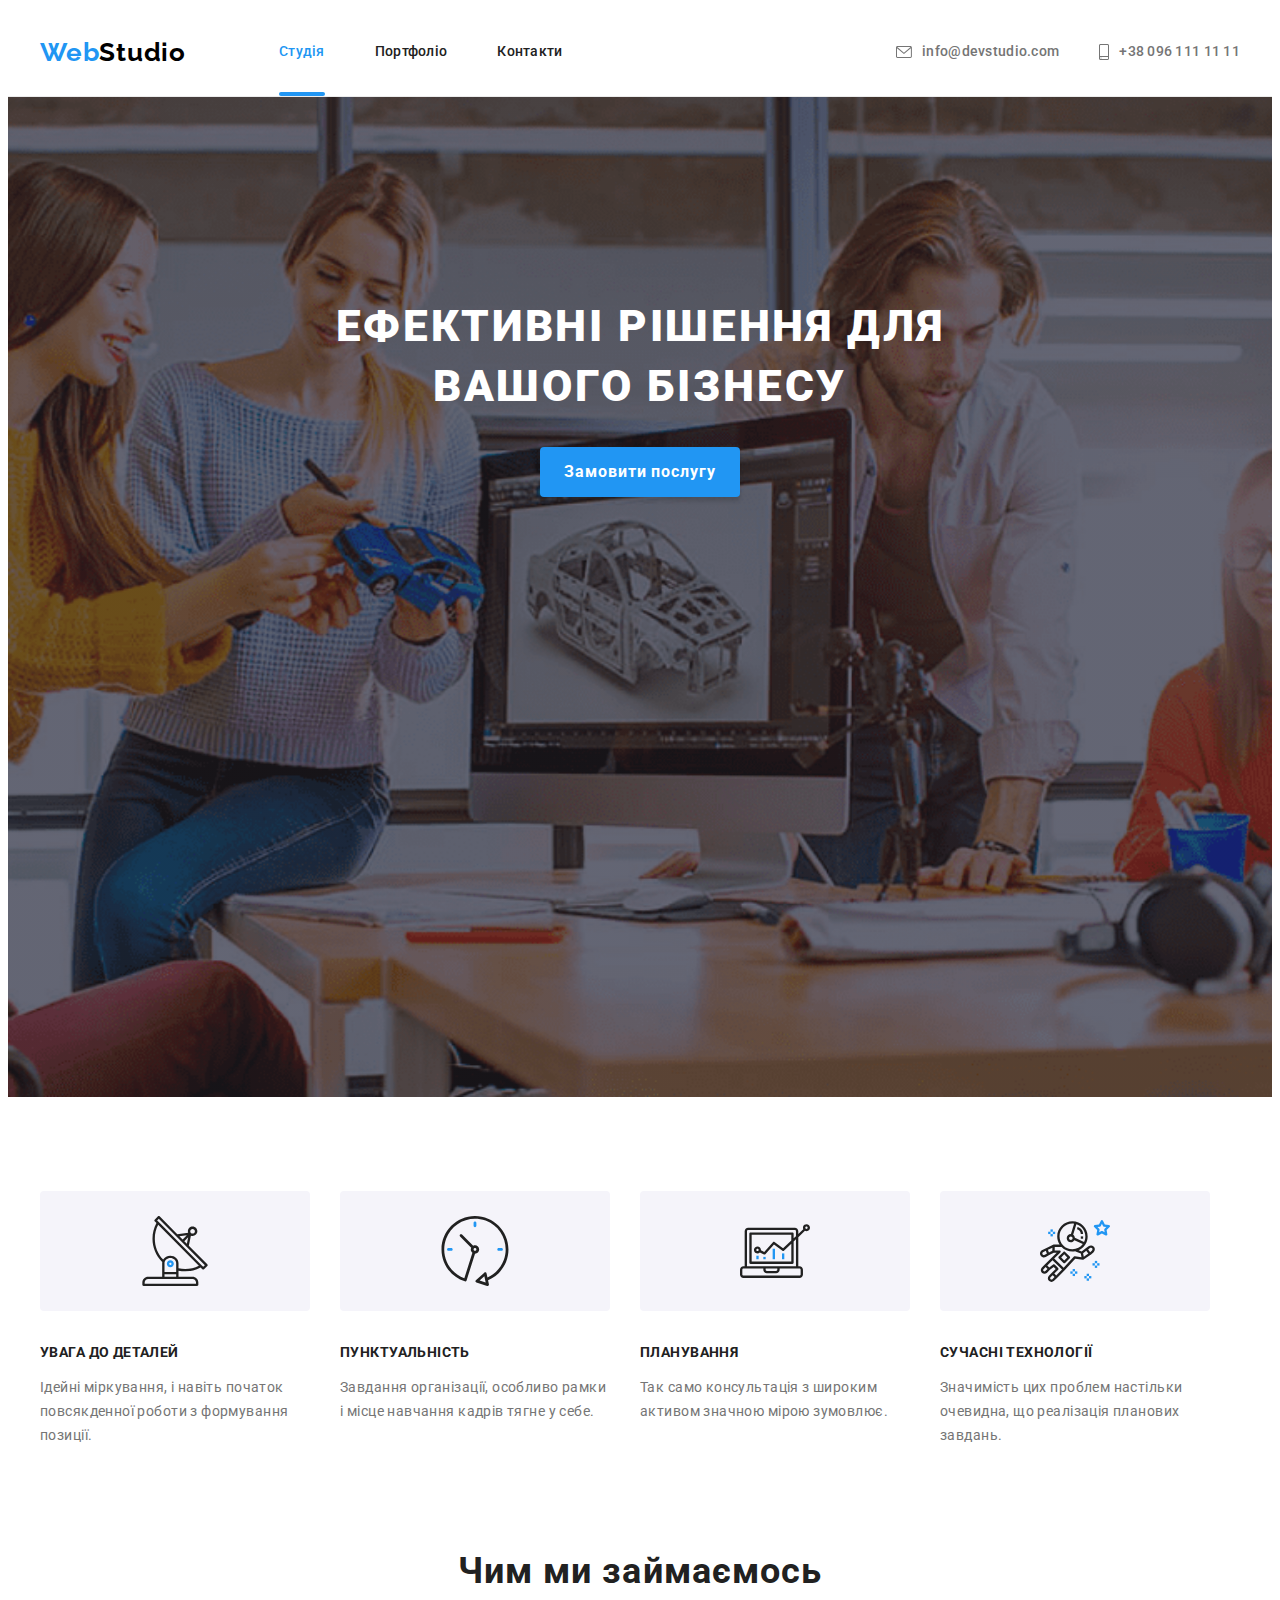
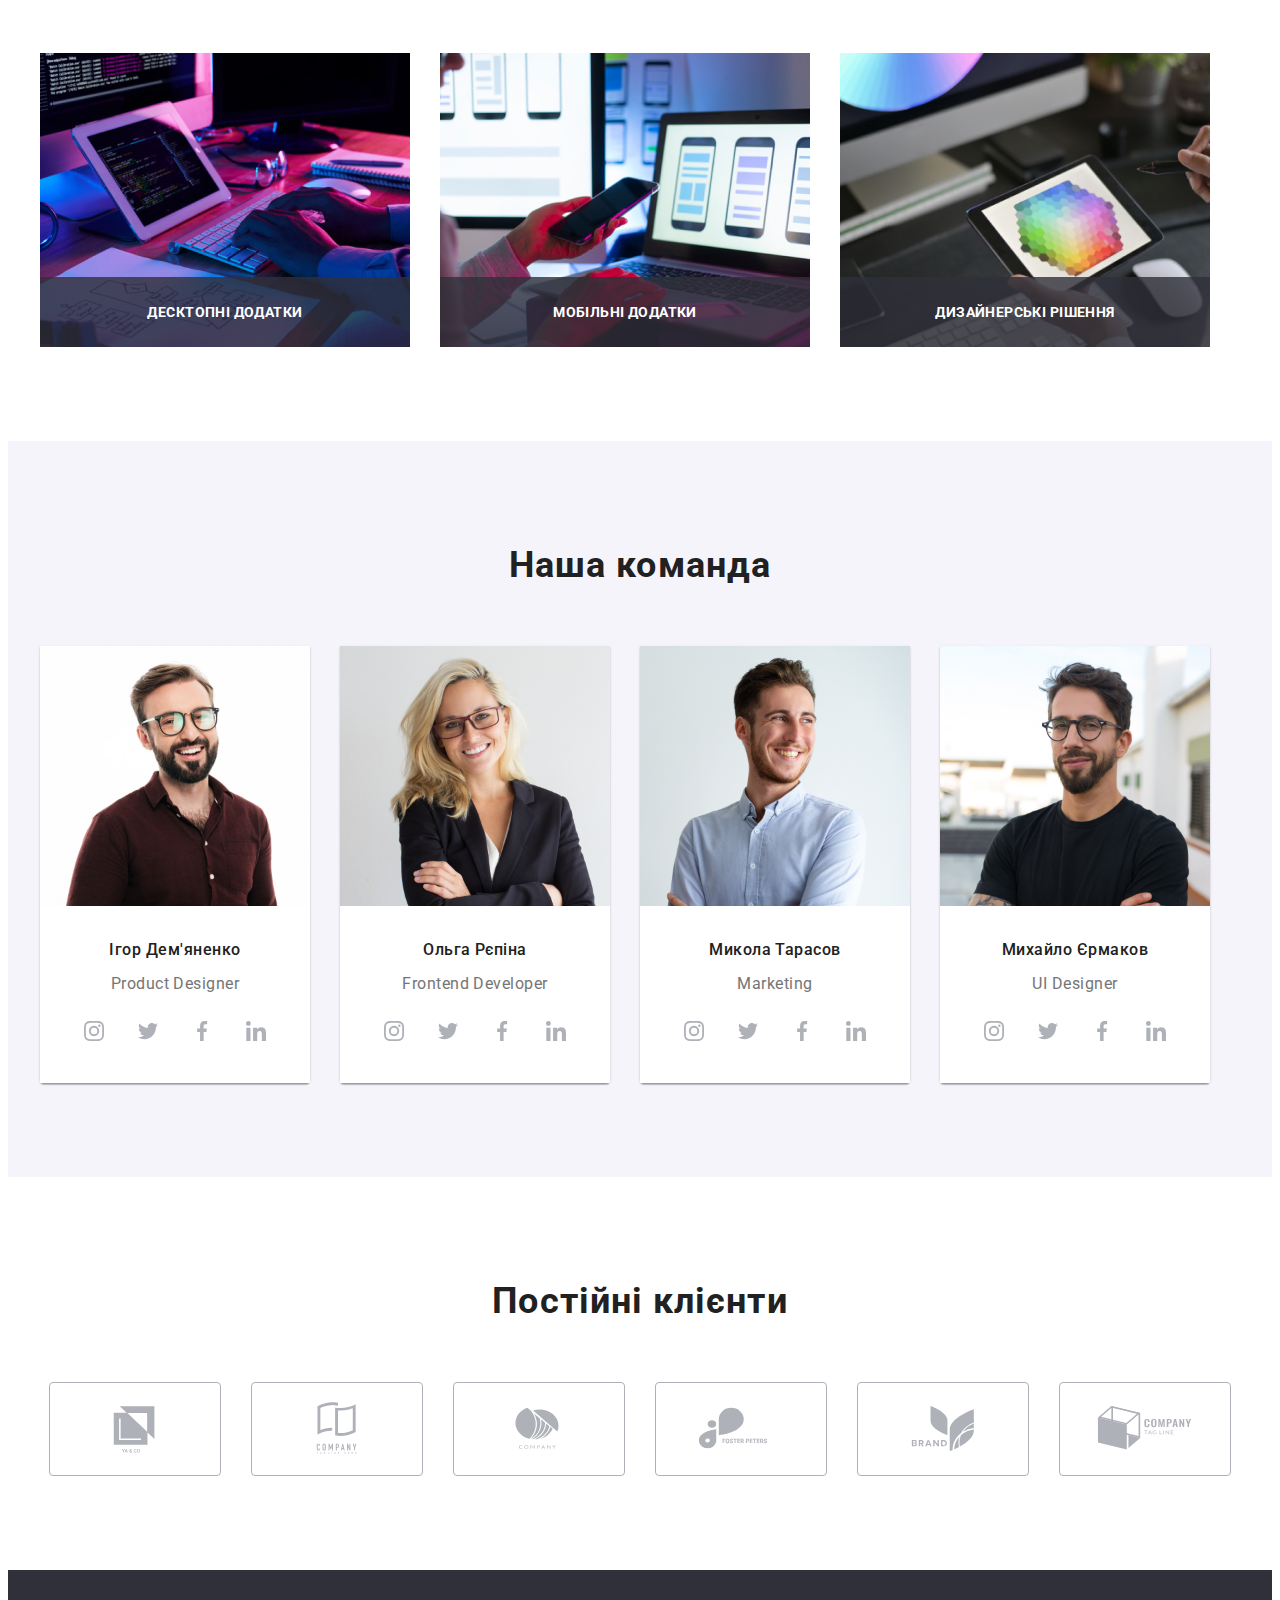
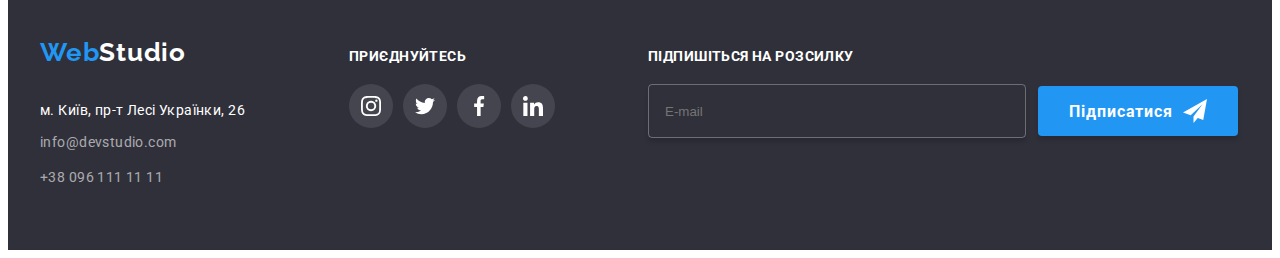
<file: index.html>
<!DOCTYPE html>
<html lang="uk">
  <head>
    <meta charset="UTF-8" />
    <meta name="viewport" content="width=device-width, initial-scale=1.0" />
    <title>Document</title>
    <!-- Project fonts -->
    <link rel="preconnect" href="https://fonts.googleapis.com">
<link rel="preconnect" href="https://fonts.gstatic.com" crossorigin>
<link href="https://fonts.googleapis.com/css2?family=Raleway:wght@700&family=Roboto:wght@400;500;700;900&display=swap" rel="stylesheet">
    <!-- normalize -->
    <link
      rel="stylesheet"
      href="https://cdnjs.cloudflare.com/ajax/libs/modern-normalize/2.0.0/modern-normalize.min.css"
      integrity="sha512-4xo8blKMVCiXpTaLzQSLSw3KFOVPWhm/TRtuPVc4WG6kUgjH6J03IBuG7JZPkcWMxJ5huwaBpOpnwYElP/m6wg=="
      crossorigin="anonymous"
      referrerpolicy="no-referrer"
    />


<!-- Custom styles -->
<link rel="stylesheet" href="./css/styles.css">
  <body>
    
     <!-- Шапка сайту  -->
    
      <header class="header">
<div class="container header-container">
        <nav class="navigation">
        <a class="link logo" href="index.html">Web<span class="logo-text-black">Studio</span></a>
        <ul class="list header-list">
          <li class="item navigation-item">
            <a class="link navigation-link active-link" href="./index.html">Студія</a>
          </li>
          <li class="item navigation-item">
            <a class="link navigation-link" href="./portfolio.html">Портфоліо</a>
          </li>
          <li class="item navigation-item">
            <a class="link navigation-link" href="#">Контакти</a>
          </li>
        </ul>
      </nav>

      <ul class="list contact-list">
        <li class="item contact-item">
          <a class="link contact-link"
          href="mailto:info@devstudio.com">
          
          <svg class="icon-header" width="16" height="12"> 
                        
            <use href="./images/sprite.svg#icon-envelope">
              
            </use>
          </svg>
          
          info@devstudio.com</a>
        </li>
        <li class="item contact-item">
          <a class="link contact-link" href="tel:+380961111111">
            <svg class="icon-header" width="10" height="16"> 
                        
              <use href="./images/sprite.svg#icon-smartphone">
                
              </use>
            </svg>

            +38 096 111 11 11</a>
        </li>
      </ul>
</div>
    </header>

    <main>
     <!-- Секція герой -->
     
      <section class="hero">
<div class="container hero-container">

          <h1 class="hero-title">Ефективні рішення для вашого бізнесу</h1>
        <button class="hero-btn btn" data-modal-open type="button" >Замовити послугу</button>
</div>
<div class="backdrop is-hidden" data-modal>
  <div class="modal-wrapper">
<button class="modal-btn" data-modal-close>
  <svg class="modal-icon" width="18" height="18">
    <use href="./images/sprite.svg#icon-close2" ></use>
  </svg>
</button>
  <p class="form-title">Залиште свої дані, ми вам передзвонимо</p>
  <form class="modal-wrapper-form">
<label class="modal-wrapper-group">
  <span class="modal-wrapper-label">Ім'я</span>
  <input class="form-user" type="text" name="user-name">
  <svg  class="modal-wrapper-icon" width="18" height="18">
    <use href="images/sprite.svg#icon-user"></use>
  </svg>
</label>

<label class="modal-wrapper-group">
  <span class="modal-wrapper-label">Телефон</span>
  <input class="form-user" type="tel" name="user-phone">
  <svg  class="modal-wrapper-icon" width="18" height="18">
    <use href="images/sprite.svg#icon-phone"></use>
  </svg>
</label>

<label class="modal-wrapper-group">
  <span class="modal-wrapper-label">Пошта</span>
  <input class="form-user" type="email" name="user-mail">
  <svg  class="modal-wrapper-icon" width="18" height="18">
    <use href="images/sprite.svg#icon-mail"></use>
  </svg>
</label>

<label class="modal-message-group">
  <span class="modal-wrapper-label">Коментар</span>
  <textarea class="user-message" name="user-message"  rows="10" placeholder="Введіть текст"></textarea>
</label>

<label class="modal-policy-group">
  <input class="checkbox visually-hidden" type="checkbox" name="checkbox" >
  <span class="custom-checkbox"> 
    <svg class="custom-checkbox-icon"  width="16px" height="15px">
      <use href="images/sprite.svg#icon-checkbox2"></use>
    </svg>
  </span>
  <span class="modal-policy-desc">Погоджуюся з розсилкою та приймаю  <a class="modal-policy-link" href="#">Умови договору</a></span>
</label>

<button class="btn modal-wrapper-btn" type="submit" >Відправити</button>
  </form>
  </div>
</div>


      </section>
     <!-- секція про нас -->
      <section class="about ">
<div class="container about-container">

        <ul class="about-list list">
          <li class="item about-item">
             
            <div class="about-icon">
              <svg class="about-logo" width="70" height="70"> 
                        
                <use href="./images/sprite.svg#icon-antenna">
                  
                </use>
              </svg>
            </div>

            <h3 class="about-title">УВАГА ДО ДЕТАЛЕЙ</h3>
            <p class="about-text">
              Ідейні міркування, і навіть початок повсякденної роботи з
              формування позиції.
            </p>
          </li>
          <li class="item about-item">

            <div class="about-icon">
              <svg class="about-logo" width="70" height="70"> 
                        
                <use href="./images/sprite.svg#icon-clock">
                  
                </use>
              </svg>
            </div>

            <h3 class="about-title">ПУНКТУАЛЬНІСТЬ</h3>
            <p class="about-text">
              Завдання організації, особливо рамки і місце навчання кадрів тягне
              у себе.
            </p>
          </li>
          <li class="item about-item">

            <div class="about-icon">
              <svg class="about-logo" width="70" height="70"> 
                        
                <use href="./images/sprite.svg#icon-diagram">
                  
                </use>
              </svg>
            </div>

            <h3 class="about-title">ПЛАНУВАННЯ</h3>
            <p class="about-text">
              Так само консультація з широким активом значною мірою зумовлює.
            </p>
          </li>
          <li class="item about-item">

            <div class="about-icon">
              <svg class="about-logo" width="70" height="70"> 
                        
                <use href="./images/sprite.svg#icon-astronaut">
                  
                </use>
              </svg>
            </div>

            <h3 class="about-title">СУЧАСНІ ТЕХНОЛОГІЇ</h3>
            <p class="about-text">
              Значимість цих проблем настільки очевидна, що реалізація планових
              завдань.
            </p>
          </li>
        </ul>
</div>
      </section>
      <!-- Секція Features -->
      
      <section class="features">
<div class="container features-container">

          <h2 class="features-title">Чим ми займаємось</h2>
        <ul class="features-list list">
          <li class="item features-item">
            <img class="features-img"
              src="./images/about-img/box1.jpg"
              alt="Робота з ноутбуком"
              width="370"
              height="294"
            />
            <p class="features-text" >
              Десктопні додатки
            </p>
          </li>
          <li class="item features-item">
            <img
              src="./images/about-img/box2.jpg"
              alt="робота з телефоном"
              width="370"
              height="294"
            />
            <p class="features-text" >
              Мобільні додатки
            </p>
          </li>
          <li class="item features-item">
            <img
              src="./images/about-img/box3.png"
              alt="робота з планшетом"
              width="370"
              height="294"
            />
            <p class="features-text" >
              Дизайнерські рішення
            </p>
          </li>
        </ul>
</div>
      </section>
      
      <!-- Секція команда -->
      <section class="team">
<div class="container team-container">
        <h2 class="team-title">Наша команда</h2>
        <ul class="member-list list">
          <li class="member-item">
            <img
              class="member-img"
              src="./images/team-img/member1.jpg"
              alt="Product Designer"
              width="270"
              height="260"
            />
            <div class="member-about">
              <h3 class="member-title">Ігор Дем'яненко</h3>
            <p class="member-position">Product Designer</p>
             
            <ul class="socials">
              <li class="social-item">
                <a
                  class="social-link"
                  href="#"
                  target="_blank"
                  rel="noopener noreferrer"
                  aria-label="instagram"
                  >
                  <svg class="social-icon" width="20" height="20"> 
                    
                    <use href="./images/sprite.svg#icon-instagram">
                      
                    </use>
                  </svg>
                  </a
                >
              </li>
              <li class="social-item">
                <a
                  class="social-link link"
                  href=""
                  target="_blank"
                  rel="noopener noreferrer"
                  aria-label="twitter"
                  >
                  <svg class="social-icon" width="20" height="20"> 
                    
                    <use href="./images/sprite.svg#icon-twitter">
                      
                    </use>
                  </svg>
                  </a
                >
              </li>
              <li class="social-item">
                <a
                  class="social-link"
                  href=""
                  target="_blank"
                  rel="noopener noreferrer"
                  aria-label="facebook"
                  >
                  <svg class="social-icon" width="20" height="20"> 
                    
                    <use href="./images/sprite.svg#icon-facebook">
                      
                    </use>
                  </svg>
                  </a
                >
              </li>
              <li class="social-item">
                <a
                  class="social-link"
                  href=""
                  target="_blank"
                  rel="noopener noreferrer"
                  aria-label=""
                  >
                  <svg class="social-icon" width="20" height="20"> 
                    
                    <use href="./images/sprite.svg#icon-linkedin">
                      
                    </use>
                  </svg>
                  </a
                >
              </li>
            </ul>

            </div>


          </li>
          <li class="member-item">
            <img
              class="member-img"
              src="./images/team-img/member4.jpg"
              alt="Ольга Рєпіна"
              width="270"
              height="260"
            />
          <div class="member-about">
            <h3 class="member-title">Ольга Рєпіна</h3>
            <p class="member-position">Frontend Developer</p>

            <ul class="socials">
              <li class="social-item">
                <a
                  class="social-link"
                  href="#"
                  target="_blank"
                  rel="noopener noreferrer"
                  aria-label="instagram"
                  >
                  <svg class="social-icon" width="20" height="20"> 
                    
                    <use href="./images/sprite.svg#icon-instagram">
                      
                    </use>
                  </svg>
                  </a
                >
              </li>
              <li class="social-item">
                <a
                  class="social-link link"
                  href=""
                  target="_blank"
                  rel="noopener noreferrer"
                  aria-label="twitter"
                  >
                  <svg class="social-icon" width="20" height="20"> 
                    
                    <use href="./images/sprite.svg#icon-twitter">
                      
                    </use>
                  </svg>
                  </a
                >
              </li>
              <li class="social-item">
                <a
                  class="social-link"
                  href=""
                  target="_blank"
                  rel="noopener noreferrer"
                  aria-label="facebook"
                  >
                  <svg class="social-icon" width="20" height="20"> 
                    
                    <use href="./images/sprite.svg#icon-facebook">
                      
                    </use>
                  </svg>
                  </a
                >
              </li>
              <li class="social-item">
                <a
                  class="social-link"
                  href=""
                  target="_blank"
                  rel="noopener noreferrer"
                  aria-label=""
                  >
                  <svg class="social-icon" width="20" height="20"> 
                    
                    <use href="./images/sprite.svg#icon-linkedin">
                      
                    </use>
                  </svg>
                  </a
                >
              </li>
            </ul>

          </div>
          </li>
          <li class="member-item">
            <img
              class="member-img"
              src="./images/team-img/member3.jpg"
              alt="Микола Тарасов"
              width="270"
              height="260"
            />
           <div class="member-about">
            <h3 class="member-title">Микола Тарасов</h3>
            <p class="member-position">Marketing</p>

            <ul class="socials">
              <li class="social-item">
                <a
                  class="social-link"
                  href="#"
                  target="_blank"
                  rel="noopener noreferrer"
                  aria-label="instagram"
                  >
                  <svg class="social-icon" width="20" height="20"> 
                    
                    <use href="./images/sprite.svg#icon-instagram">
                      
                    </use>
                  </svg>
                  </a
                >
              </li>
              <li class="social-item">
                <a
                  class="social-link link"
                  href=""
                  target="_blank"
                  rel="noopener noreferrer"
                  aria-label="twitter"
                  >
                  <svg class="social-icon" width="20" height="20"> 
                    
                    <use href="./images/sprite.svg#icon-twitter">
                      
                    </use>
                  </svg>
                  </a
                >
              </li>
              <li class="social-item">
                <a
                  class="social-link"
                  href=""
                  target="_blank"
                  rel="noopener noreferrer"
                  aria-label="facebook"
                  >
                  <svg class="social-icon" width="20" height="20"> 
                    
                    <use href="./images/sprite.svg#icon-facebook">
                      
                    </use>
                  </svg>
                  </a
                >
              </li>
              <li class="social-item">
                <a
                  class="social-link"
                  href=""
                  target="_blank"
                  rel="noopener noreferrer"
                  aria-label=""
                  >
                  <svg class="social-icon" width="20" height="20"> 
                    
                    <use href="./images/sprite.svg#icon-linkedin">
                      
                    </use>
                  </svg>
                  </a
                >
              </li>
            </ul>

           </div>
          </li>
          <li class="member-item">
            <img
              class="member-img"
              src="./images/team-img/member2.jpg"
              alt="Михайло Єрмаков"
              width="270"
              height="260"
            />
         <div class="member-about">
          <h3 class="member-title">Михайло Єрмаков</h3>
          <p class="member-position">UI Designer</p>

          <ul class="socials">
            <li class="social-item">
              <a
                class="social-link"
                href="#"
                target="_blank"
                rel="noopener noreferrer"
                aria-label="instagram"
                >
                <svg class="social-icon" width="20" height="20"> 
                  
                  <use href="./images/sprite.svg#icon-instagram">
                    
                  </use>
                </svg>
                </a
              >
            </li>
            <li class="social-item">
              <a
                class="social-link link"
                href=""
                target="_blank"
                rel="noopener noreferrer"
                aria-label="twitter"
                >
                <svg class="social-icon" width="20" height="20"> 
                  
                  <use href="./images/sprite.svg#icon-twitter">
                    
                  </use>
                </svg>
                </a
              >
            </li>
            <li class="social-item">
              <a
                class="social-link"
                href=""
                target="_blank"
                rel="noopener noreferrer"
                aria-label="facebook"
                >
                <svg class="social-icon" width="20" height="20"> 
                  
                  <use href="./images/sprite.svg#icon-facebook">
                    
                  </use>
                </svg>
                </a
              >
            </li>
            <li class="social-item">
              <a
                class="social-link"
                href=""
                target="_blank"
                rel="noopener noreferrer"
                aria-label=""
                >
                <svg class="social-icon" width="20" height="20"> 
                  
                  <use href="./images/sprite.svg#icon-linkedin">
                    
                  </use>
                </svg>
                </a
              >
            </li>
          </ul>

         </div>
          </li>
        </ul>

</div>
 </section>

 <section class="clients-section section">
  <div class="client-container container">
    <h2 class="client-title">Постійні клієнти</h2>
    <ul class="list client-list">
      <li class="item client-item">
     <a class="client-link link" href="#">
      <svg class="client-logo"  width="106" height="60">
        <use href="./images/sprite.svg#icon-logo1" > 
  
        </use>
      </svg>
  
     </a>
  
      </li>
  
      <li class="item client-item">
        <a class="client-link" href="#">
         <svg class="client-logo"  width="106" height="60">
           <use href="./images/sprite.svg#icon-logo2" > 
             
           </use>
         </svg>
     
        </a>
     
         </li>
  
         <li class="item client-item">
          <a class="client-link" href="#">
           <svg class="client-logo"  width="106" height="60">
             <use href="./images/sprite.svg#icon-logo3" > 
               
             </use>
           </svg>
       
          </a>
       
           </li>
  
           <li class="item client-item">
            <a class="client-link" href="#">
             <svg class="client-logo"  width="106" height="60">
               <use href="./images/sprite.svg#icon-logo4" > 
                 
               </use>
             </svg> 
            </a>   
             </li>
             <li class="item client-item">
              <a class="client-link" href="#">
               <svg  class="client-logo" width="106" height="60">
                 <use href="./images/sprite.svg#icon-logo5" >
                 </use>
               </svg>
              </a>
               </li>
  
               <li class="item client-item">
                <a class="client-link" href="#">
                 <svg class="client-logo"  width="106" height="60">
                   <use href="./images/sprite.svg#icon-logo6" > 
                     
                   </use>
                 </svg>
             
                </a>
             
                 </li>
    </ul>
  </div>
 </section>
    </main>
    <!-- підвал сайту -->
    <footer class="footer">
    <div class="container footer-container">
      <div class="footer-content">
        <a class="link logo footer-logo" href="index.html">Web<span class="logo-text-white">Studio</span></a>
        <address class="address">
          <p class="main-address">м. Київ, пр-т Лесі Українки, 26</p>
          <ul class="list address-list">
            <li class="item address-item">
              <a class="link address-link" href="mailto:info@devstudio.com">info@devstudio.com</a>
            </li>
            <li class="item">
              <a class="link address-link" href="tel:+380961111111">+38 096 111 11 11</a>
            </li>
          </ul>
        </address>
      </div>
      
      <div class='footer-content'>
        <h3 class="title-footer">Приєднуйтесь</h3>
        <ul class="socials">
          <li class="social-item">
            <a
              class="social-link footer-link"
              href="#"
              target="_blank"
              rel="noopener noreferrer"
              aria-label="instagram"
              >
              <svg class="social-icon footer-icon" width="20" height="20"> 
                
                <use href="./images/sprite.svg#icon-instagram">
                  
                </use>
              </svg>
              </a
            >
          </li>
          <li class="social-item">
            <a
              class="social-link footer-link link"
              href=""
              target="_blank"
              rel="noopener noreferrer"
              aria-label="twitter"
              >
              <svg class="social-icon footer-icon" width="20" height="20"> 
                
                <use href="./images/sprite.svg#icon-twitter">
                  
                </use>
              </svg>
              </a
            >
          </li>
          <li class="social-item">
            <a
              class="social-link footer-link"
              href=""
              target="_blank"
              rel="noopener noreferrer"
              aria-label="facebook"
              >
              <svg class="social-icon footer-icon" width="20" height="20"> 
                
                <use href="./images/sprite.svg#icon-facebook">
                  
                </use>
              </svg>
              </a
            >
          </li>
          <li class="social-item">
            <a
              class="social-link footer-link"
              href=""
              target="_blank"
              rel="noopener noreferrer"
              aria-label=""
              >
              <svg class="social-icon footer-icon" width="20" height="20"> 
                
                <use href="./images/sprite.svg#icon-linkedin">
                  
                </use>
              </svg>
              </a
            >
          </li>
        </ul>
      </div>
      
      <div class="footer-content form-content">
        <h3 class="title-footer">Підпишіться на розсилку</h3>
        <form class="footer-form">
          <input class="footer-input" type="text" name="footer-input" placeholder="E-mail">
          <button class="btn btn-footer" type="submit">
            Підписатися
            <svg class="icon-send" width="24" height="24">
              <use href="./images/sprite.svg#icon-send" ></use>
            </svg>
          </button>
        </form>
      </div>
    </div>

    </footer>
      <script src="./js/modal.js"></script>
  </body>
</html>
</file>
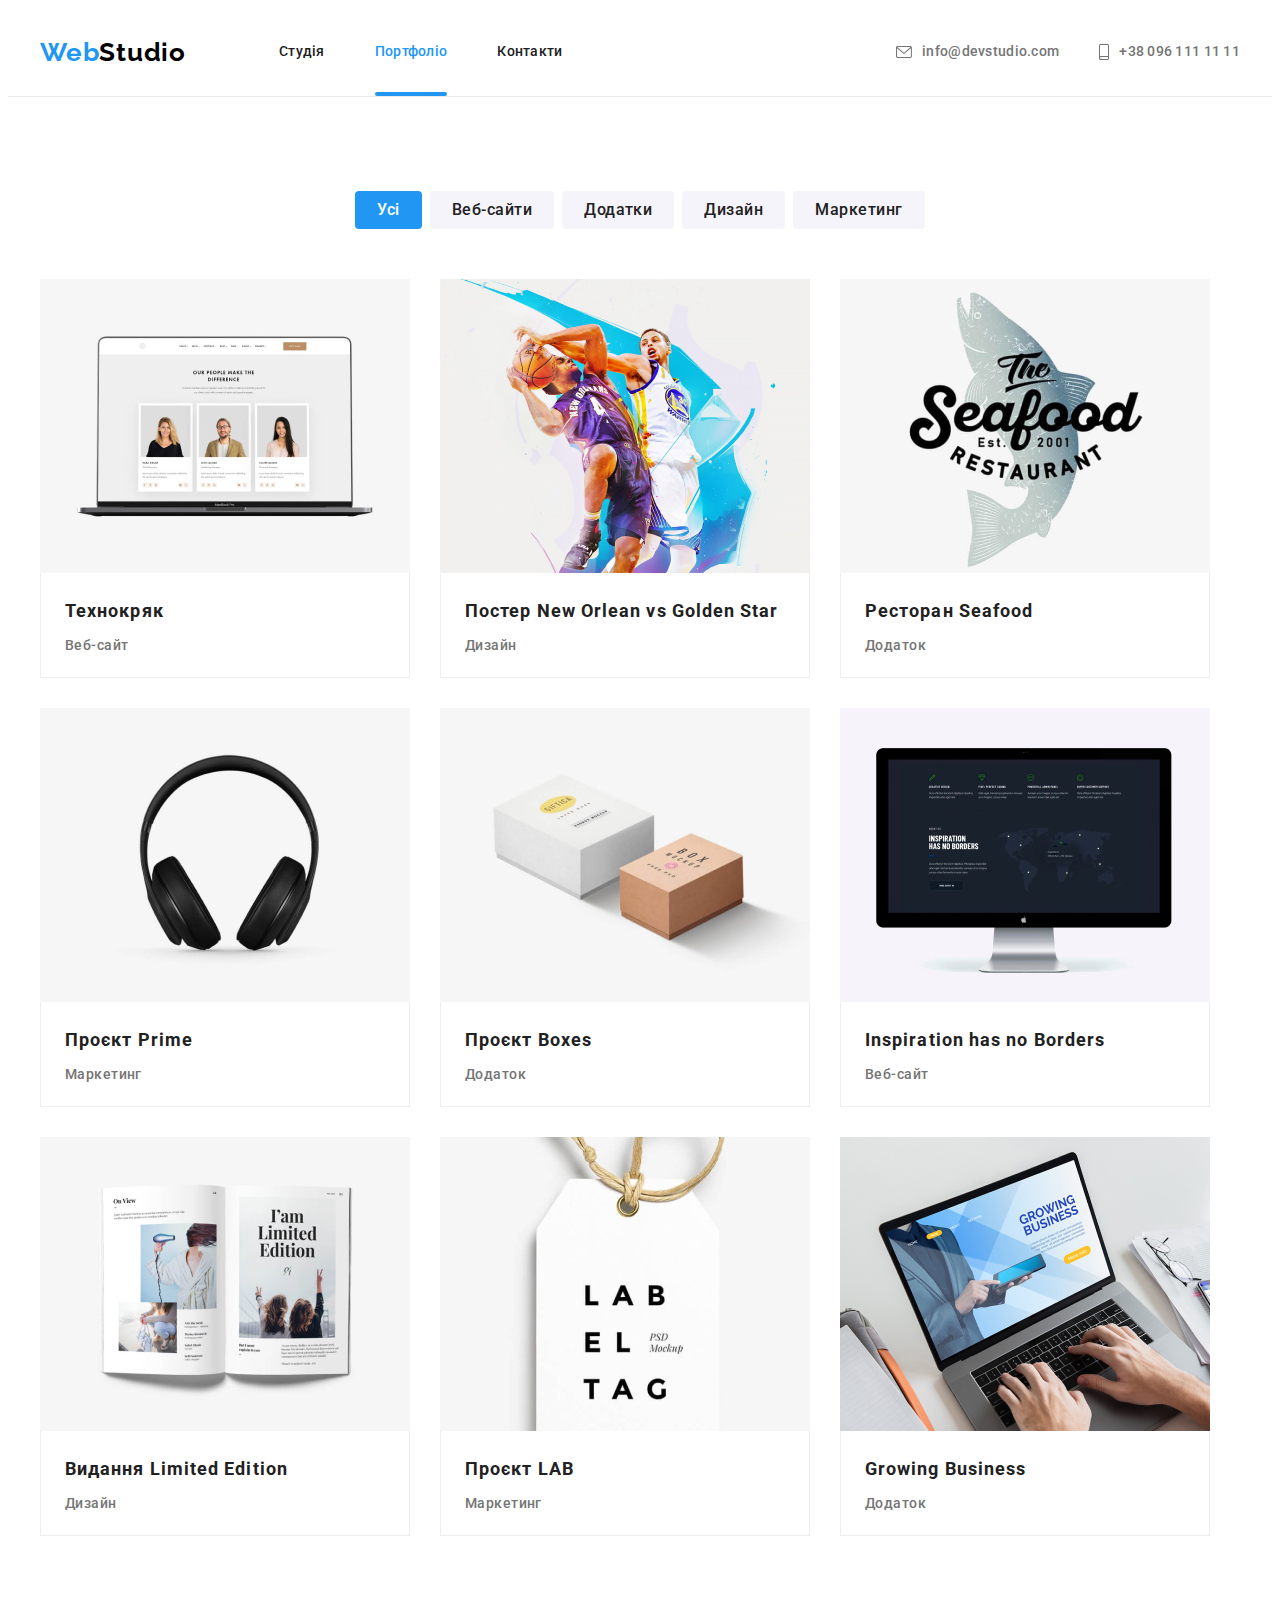
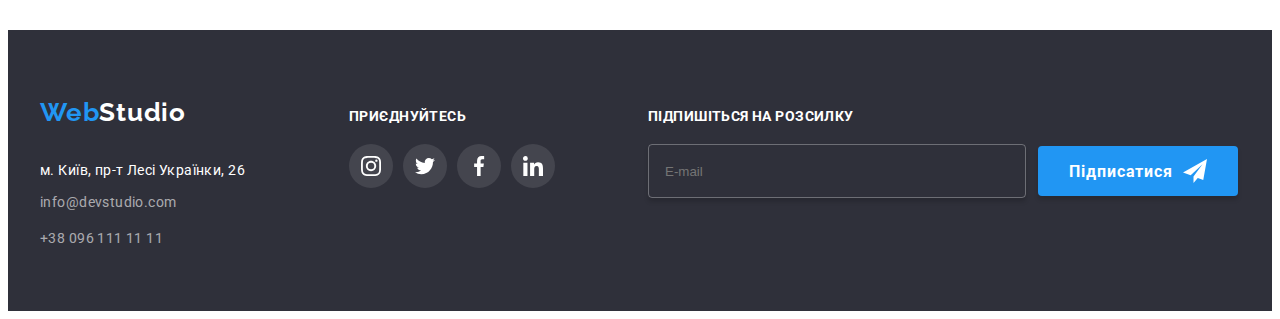
<file: portfolio.html>
<!DOCTYPE html>
<html lang="uk">
  <head>
    <meta charset="UTF-8" />
    <meta name="viewport" content="width=device-width, initial-scale=1.0" />
    <title>Document</title>

    <!-- fonts -->
    <link rel="preconnect" href="https://fonts.googleapis.com" />
    <link rel="preconnect" href="https://fonts.gstatic.com" crossorigin />
    <link
      href="https://fonts.googleapis.com/css2?family=Raleway:wght@700&family=Roboto:wght@400;500;700;900&display=swap"
      rel="stylesheet"
    />
    <!-- normalize -->
    <link
      rel="stylesheet"
      href="https://cdnjs.cloudflare.com/ajax/libs/modern-normalize/2.0.0/modern-normalize.min.css"
      integrity="sha512-4xo8blKMVCiXpTaLzQSLSw3KFOVPWhm/TRtuPVc4WG6kUgjH6J03IBuG7JZPkcWMxJ5huwaBpOpnwYElP/m6wg=="
      crossorigin="anonymous"
      referrerpolicy="no-referrer"
    />

    <!-- custom styles -->
    <link rel="stylesheet" href="./css/styles.css" />
  </head>
  <body>
    <!-- Шапка сайту  -->
    <header class="header">
      <div class="container header-container">
              <nav class="navigation">
              <a class="link logo" href="index.html">Web<span class="logo-text-black">Studio</span></a>
              <ul class="list header-list">
                <li class="item navigation-item">
                  <a class="link navigation-link" href="./index.html">Студія</a>
                </li>
                <li class="item navigation-item">
                  <a class="link navigation-link active-link" href="./portfolio.html">Портфоліо</a>
                </li>
                <li class="item navigation-item">
                  <a class="link navigation-link" href="#">Контакти</a>
                </li>
              </ul>
            </nav>
      
            <ul class="list contact-list">
              <li class="item contact-item">
                <a class="link contact-link"
                href="mailto:info@devstudio.com">
                
                <svg class="icon-header" width="16" height="12"> 
                              
                  <use href="./images/sprite.svg#icon-envelope">
                    
                  </use>
                </svg>
                
                info@devstudio.com</a>
              </li>
              <li class="item contact-item">
                <a class="link contact-link" href="tel:+380961111111">
                  <svg class="icon-header" width="10" height="16"> 
                              
                    <use href="./images/sprite.svg#icon-smartphone">
                      
                    </use>
                  </svg>
      
                  +38 096 111 11 11</a>
              </li>
            </ul>
      </div>
          </header>
    <main class="main">
      <!-- Portfolio -->
      
        <section class="section-portfolio">
          <div class="container">
          <h1 class="visually-hidden">Portfolio</h1>

          <ul class="filter-list list">
            <li class="filter-item">
              <button class="btn filter-btn active-btn" type="button">
                Усі
              </button>
            </li>
            <li class="filter-item">
              <button class="btn filter-btn" type="button">Веб-сайти</button>
            </li>
            <li class="filter-item">
              <button class="btn filter-btn" type="button">Додатки</button>
            </li>
            <li class="filter-item">
              <button class="btn filter-btn" type="button">Дизайн</button>
            </li>
            <li class="filter-item">
              <button class="btn filter-btn" type="button">Маркетинг</button>
            </li>
          </ul>
          <ul class="gallery-list list">
            <li class="gallery-item">
              
          
    
            <a class="link gallery-link" href="#">
              <div class="gallery-overlay">
              <img
                class="gallery-img"
                src="./images/portfolio-img/img1.jpg"
                alt="Технокряк"
                width="370"
                height="294"
              />
           
            <p class="overlay-text" >
              Ресурс пропонує комплексні пропозиції з різним рівнем функціоналу та сервісів. Все це дозволить відвідувачу отримати вичерпні відомості про компанію чи приватну особу.
            </p>
           </div>
             
    
             <div class="gallery-about">
              <h2 class="gallery-title">Технокряк</h2>
              <p class="gallery-text">Веб-сайт</p>
             </div>
              </a>
            </li>

            <li class="gallery-item">
              <a class="link gallery-link" href="#">
                <div class="gallery-overlay">
                  <img
                  class="gallery-img"
                  src="./images/portfolio-img/img2.jpg"
                  alt="Постер New Orlean vs Golden Star"
                  width="370"
                  height="294"
                />
               
                <p class="overlay-text" >
                  Ресурс пропонує комплексні пропозиції з різним рівнем функціоналу та сервісів. Все це дозволить відвідувачу отримати вичерпні відомості про компанію чи приватну особу.
                </p>
               </div>
              <div class="gallery-about">
                <h2 class="gallery-title">Постер New Orlean vs Golden Star</h2>
                <p class="gallery-text">Дизайн</p>
              </div>
              </a>
            </li>

            <li class="gallery-item">
              <a class="link gallery-link" href="#">
                <div class="gallery-overlay">
                  <img
                  class="gallery-img"
                  src="./images/portfolio-img/img3.jpg"
                  alt="Ресторан Seafood"
                  width="370"
                  height="294"
                />
                <p class="overlay-text" >
                  Ресурс пропонує комплексні пропозиції з різним рівнем функціоналу та сервісів. Все це дозволить відвідувачу отримати вичерпні відомості про компанію чи приватну особу.
                </p>
               </div>
                <div class="gallery-about">
                  <h2 class="gallery-title">Ресторан Seafood</h2>
                  <p class="gallery-text">Додаток</p>
                </div>
              </a>
            </li>

            <li class="gallery-item">
              <a class="link gallery-link" href="#">
                <div class="gallery-overlay">
                  <img
                     class="gallery-img"
                     src="./images/portfolio-img/img4.jpg"
                     alt="Проєкт Prime"
                     width="370"
                     height="294"
                   />
                <p class="overlay-text" >
                  Ресурс пропонує комплексні пропозиції з різним рівнем функціоналу та сервісів. Все це дозволить відвідувачу отримати вичерпні відомості про компанію чи приватну особу.
                </p>
               </div>
               <div class="gallery-about">
                <h2 class="gallery-title">Проєкт Prime</h2>
                <p class="gallery-text">Маркетинг</p>
               </div>
              </a>
            </li>

            <li class="gallery-item">
              <a class="link gallery-link" href="#">
                <div class="gallery-overlay">
                  <img
                  class="gallery-img"
                  src="./images/portfolio-img/img5.jpg"
                  alt="Проєкт Boxes"
                  width="370"
                  height="294"
                />
                <p class="overlay-text" >
                  Ресурс пропонує комплексні пропозиції з різним рівнем функціоналу та сервісів. Все це дозволить відвідувачу отримати вичерпні відомості про компанію чи приватну особу.
                </p>
               </div>
              <div class="gallery-about">
                <h2 class="gallery-title">Проєкт Boxes</h2>
                <p class="gallery-text">Додаток</p>
              </div>
              </a>
            </li>

            <li class="gallery-item">
              <a class="link gallery-link" href="#">
                <div class="gallery-overlay">
                  <img
                  class="gallery-img"
                  src="./images/portfolio-img/img6.jpg"
                  alt="Inspiration has no Borders"
                  width="370"
                  height="294"
                />
                <p class="overlay-text" >
                  Ресурс пропонує комплексні пропозиції з різним рівнем функціоналу та сервісів. Все це дозволить відвідувачу отримати вичерпні відомості про компанію чи приватну особу.
                </p>
               </div>
                <div class="gallery-about">
                  <h2 class="gallery-title">Inspiration has no Borders</h2>
                  <p class="gallery-text">Веб-сайт</p>
                </div>
              </a>
            </li>

            <li class="gallery-item">
              <a class="link gallery-link" href="#">
                <div class="gallery-overlay">
                  <img
                  class="gallery-img"
                  src="./images/portfolio-img/img7.jpg"
                  alt="Видання Limited Edition"
                  width="370"
                  height="294"
                />
                <p class="overlay-text" >
                  Ресурс пропонує комплексні пропозиції з різним рівнем функціоналу та сервісів. Все це дозволить відвідувачу отримати вичерпні відомості про компанію чи приватну особу.
                </p>
               </div>
                <div class="gallery-about">

                  <h2 class="gallery-title">Видання Limited Edition</h2>
                  <p class="gallery-text">Дизайн</p>
                </div>
              </a>
            </li>

            <li class="gallery-item">
              <a class="link gallery-link" href="#">
                <div class="gallery-overlay">
                  <img
                  class="gallery-img"
                  src="./images/portfolio-img/img8.jpg"
                  alt="Проєкт LAB"
                  width="370"
                  height="294"
                />
                <p class="overlay-text" >
                  Ресурс пропонує комплексні пропозиції з різним рівнем функціоналу та сервісів. Все це дозволить відвідувачу отримати вичерпні відомості про компанію чи приватну особу.
                </p>
               </div>
                <div class="gallery-about">
                  <h2 class="gallery-title">Проєкт LAB</h2>
                <p class="gallery-text">Маркетинг</p>
                </div>
              </a>
            </li>

            <li class="gallery-item">
              <a class="link gallery-link" href="#">
                <div class="gallery-overlay">
                  <img
                  class="gallery-img"
                  src="./images/portfolio-img/img9.jpg"
                  alt="Growing Business"
                  width="370"
                  height="294"
                />
                <p class="overlay-text" >
                  Ресурс пропонує комплексні пропозиції з різним рівнем функціоналу та сервісів. Все це дозволить відвідувачу отримати вичерпні відомості про компанію чи приватну особу.
                </p>
               </div>
                <div class="gallery-about">
                  <h2 class="gallery-title">Growing Business</h2>
                <p class="gallery-text">Додаток</p>
                </div>
              </a>
            </li>
          </ul>
         </div>
        </section>
      
    </main>

    <!-- Підвал сайту -->
    <footer class="footer">
      <div class="container footer-container">
        <div class="footer-content">
          <a class="link logo footer-logo" href="index.html">Web<span class="logo-text-white">Studio</span></a>
          <address class="address">
            <p class="main-address">м. Київ, пр-т Лесі Українки, 26</p>
            <ul class="list address-list">
              <li class="item address-item">
                <a class="link address-link" href="mailto:info@devstudio.com">info@devstudio.com</a>
              </li>
              <li class="item">
                <a class="link address-link" href="tel:+380961111111">+38 096 111 11 11</a>
              </li>
            </ul>
          </address>
        </div>
        
        <div class='footer-content'>
          <h3 class="title-footer">Приєднуйтесь</h3>
          <ul class="socials">
            <li class="social-item">
              <a
                class="social-link footer-link"
                href="#"
                target="_blank"
                rel="noopener noreferrer"
                aria-label="instagram"
                >
                <svg class="social-icon footer-icon" width="20" height="20"> 
                  
                  <use href="./images/sprite.svg#icon-instagram">
                    
                  </use>
                </svg>
                </a
              >
            </li>
            <li class="social-item">
              <a
                class="social-link footer-link link"
                href=""
                target="_blank"
                rel="noopener noreferrer"
                aria-label="twitter"
                >
                <svg class="social-icon footer-icon" width="20" height="20"> 
                  
                  <use href="./images/sprite.svg#icon-twitter">
                    
                  </use>
                </svg>
                </a
              >
            </li>
            <li class="social-item">
              <a
                class="social-link footer-link"
                href=""
                target="_blank"
                rel="noopener noreferrer"
                aria-label="facebook"
                >
                <svg class="social-icon footer-icon" width="20" height="20"> 
                  
                  <use href="./images/sprite.svg#icon-facebook">
                    
                  </use>
                </svg>
                </a
              >
            </li>
            <li class="social-item">
              <a
                class="social-link footer-link"
                href=""
                target="_blank"
                rel="noopener noreferrer"
                aria-label=""
                >
                <svg class="social-icon footer-icon" width="20" height="20"> 
                  
                  <use href="./images/sprite.svg#icon-linkedin">
                    
                  </use>
                </svg>
                </a
              >
            </li>
          </ul>
        </div>
        
        <div class="footer-content form-content">
          <h3 class="title-footer">Підпишіться на розсилку</h3>
          <form class="footer-form">
            <input class="footer-input" type="text" name="footer-input" placeholder="E-mail">
            <button class="btn btn-footer" type="submit">
              Підписатися
              <svg class="icon-send" width="24" height="24">
                <use href="./images/sprite.svg#icon-send" ></use>
              </svg>
            </button>
          </form>
        </div>
      </div>
  
      </footer>
  </body>
</html>
</file>
<file: css/styles.css>
:root {
  --main-font: "Roboto", sans-serif;
  --secondary-font: "Raleway", sans-serif;

  /* text colors */
  --accent-cl: #2196f3;
  --main-txt-cl: #757575;
  --secondary-txt-cl: #212121;
  --title-txt-cl: #fff;

  /* background colors */
  --main-bg-cl: #ffffff;
  --secondary-bg-cl: #2196f3;
  --dark-bg-cl: #2f303a;
}

body {
  font-family: var(--main-font);
  color: var(--main-txt-cl);
  font-size: 14px;
  line-height: 1.71;
  letter-spacing: 0.42px;
  background: var(--main-bg-cl);
}

h1,
h2,
h3,
h4,
h5,
h6,
p {
  margin: 0;
}

img {
  display: block;
}

ol,
ul {
  list-style: none;
  margin: 0;
  padding: 0;
}

a {
  text-decoration: none;
}

.container {
  /* outline: 1px solid red; */

  width: 1200px;

  padding-left: 15px;
  padding-right: 15px;

  margin-left: auto;
  margin-right: auto;
}

.visually-hidden {
  position: absolute;
  white-space: nowrap;
  width: 1px;
  height: 1px;
  overflow: hidden;
  border: 0;
  padding: 0;
  clip: rect(0 0 0 0);
  clip-path: inset(50%);
  margin: -1px;
}

.list {
  list-style-type: none;
}

.team {
  background: #f5f4fa;
}

.footer {
  background-color: var(--dark-bg-cl);
}

/* 
===============
Section header
===============
 */
 .header{
  border-bottom: #ECECEC solid 1px;
 }

 .logo {
  margin-right: 93px;
}

.header-container {
  display: flex;
  align-items: center;
}
.header .navigation {
  display: flex;
  align-items: center;
}

.header-list {
  display: flex;
  align-items: center;
}
.navigation-item {
  position: relative;
  margin-right: 50px;
}
.navigation-link{
  display: block;
  padding-top: 32px;
  padding-bottom: 32px;
}

.navigation-item:last-of-type {
  margin-right: 0px;
}

.contact-list {
  display: flex;
  align-items: center;
  margin-left: auto;
}
.contact-item {
  margin-right: 40px;
}
.contact-item:last-child {
  margin-right: 0;
}

.navigation .logo,
.footer .logo {
  color: var(--accent-cl);
  font-family: var(--secondary-font);
  font-size: 26px;
  font-weight: 700;
  letter-spacing: 0.78px;
}
.logo-text-black {
  color: #000;
}
.logo-text-white {
  color: var(--title-txt-cl);
}

.link {
  color: var(--secondary-txt-cl);
  font-size: 14px;
  font-weight: 500;
  letter-spacing: 0.28px;
  text-decoration: none;
  font-family: var(--main-font);

  transition: color 250ms cubic-bezier(0.4, 0, 0.2, 1);
}

.contact-link {
  color: var(--main-txt-cl);
  display: flex;
  align-items: center;
  /* justify-content: baseline; */

  transition: color 250ms cubic-bezier(0.4, 0, 0.2, 1) ;
}
.contact-link:hover,
.contact-link:focus {
  color: var(--accent-cl);}

.active-link {
  color: var(--accent-cl);

  transition: color 250ms cubic-bezier(0.4, 0, 0.2, 1);
}

.link:hover,
.link:focus {
  color: var(--accent-cl);
}
.icon-header{
  margin-right: 10px;
  fill: currentColor;
}

.active-link::after{
  position: absolute;
  left: 0;
  bottom: 0;
  content: '';

  width: 100%;
  background-color: var(--accent-cl);
  height: 4px;
  border-radius: 2px;
}
/* 
===============

===============
 */



/* 
===============
HERO
===============
 */
.hero {
  max-width: 1600px;
  height: 600px;
  padding-top: 200px;
  padding-bottom: 200px;
  margin-left: auto;
  margin-right: auto;
  background-image: linear-gradient(to right, rgba(47, 48, 58, 0.40),rgba(47, 48, 58, 0.40)),
  url(../images/hero-img/hero-bg.png);
  background-repeat: no-repeat;
  background-position: center;
  background-size: cover;
   
}



.hero-title {
  
  width: 696px;
  font-family: var(--main-font);
  color: var(--title-txt-cl);
  text-align: center;
  font-size: 44px;
  font-weight: 900;
  line-height: 1.36;
  letter-spacing: 2.64px;
  text-transform: uppercase;
  margin: auto;
  margin-bottom: 30px;
}
.hero-btn {
  color: var(--title-txt-cl);
  text-align: center;
  font-family: var(--main-font);
  font-size: 16px;
  font-weight: 700;
  line-height: 1.88;
  letter-spacing: 0.96px;
  border-radius: 4px;
  background: var(--accent-cl);
  margin: 0 auto;
  display: block;
  border: none;
  min-width: 200px;
  min-height: 50px;
  box-shadow: 0px 4px 4px 0px rgba(0, 0, 0, 0.15);
}

/* modal form */

.backdrop{
  position: fixed;
  top: 0;
  left: 0;
  width: 100%;
  height: 100%;
  
  background-color: rgba(0, 0, 0, 0.2);
  z-index: 2;
  
  transition: opacity 250ms cubic-bezier(0.4, 0, 0.2, 1), visibility 250ms cubic-bezier(0.4, 0, 0.2, 1);
}

.backdrop.is-hidden{
  opacity: 0;
  visibility: hidden;
  pointer-events: none;
 }

.backdrop.is-hidden .modal-wrapper{
  transform: scale(.5) translate(-50%, -50%);
 }

 .backdrop .modal-wrapper{
  transform: scale(1) translate(-50%, -50%);
 }


.modal-wrapper{
  padding: 40px;
  
  position: absolute;
  top: 50%;
  left: 50%;

  /* transform: translate(-50%, -50%); */
  
  border-radius: 4px;
  width: 528px;
  height: 581px;
  box-shadow: 0px 2px 1px 0px rgba(0, 0, 0, 0.20), 0px 1px 1px 0px rgba(0, 0, 0, 0.14), 0px 1px 3px 0px rgba(0, 0, 0, 0.12);

  
  background-color: var(--main-bg-cl);
 
  transition: transform 250ms cubic-bezier(0.4, 0, 0.2, 1);
}

.modal-btn{
  position: absolute;
  top: 8px;
  right: 8px; 

  width: 30px;
  height: 30px;
   
  display: flex;
  justify-content: center;
  align-items: center;
 
  border-radius: 50%;
  border: 1px solid rgba(0, 0, 0, 0.10);
  cursor: pointer;
  background-color: transparent;

  transition: fill 250ms cubic-bezier(0.4, 0, 0.2, 1) ;
}

.modal-btn:hover,
.modal-btn:focus{
  fill: var(--accent-cl);
}


/* modal-wraper form */

.form-title{
  display: block;
  margin-bottom: 12px;
  
  text-align: center;
  font-family: var(--main-font);
  font-size: 20px;
  font-style: normal;
  font-weight: 700;
  line-height: normal;
  letter-spacing: 0.6px;
  
  
  color: var(--secondary-txt-cl);
}

.modal-wrapper-group,
.modal-message-group{
  display: block;
  margin-bottom: 10px;
  
  position: relative;
}

.form-user{
  width: 100%;
  
  padding: 11px 42px;
  border-radius: 4px;
  border: 1px solid rgba(33, 33, 33, 0.20);
  outline: transparent;

  transition: border-color 250ms cubic-bezier(0.4, 0, 0.2, 1);
}

.form-user:focus{
  border: 1px solid var(--accent-cl);
}

.modal-wrapper-label{
  display: block;
  
  margin-bottom: 4px;

  font-family: var(--main-font);
  font-size: 12px;
  font-style: normal;
  line-height: normal;
  letter-spacing: 0.42px;
  
  color: var(--main-txt-cl);
}

.modal-wrapper-icon{
  position: absolute;
  top: 29px;
  left: 12px;
  
  fill: var(--secondary-txt-cl);

  transition: fill 250ms cubic-bezier(0.4, 0, 0.2, 1);
}

.form-user:focus + .modal-wrapper-icon{
  fill: var(--accent-cl);
}

.user-message{
  width: 100%;
  height: 120px;
  padding: 12px 16px;

  border-radius: 4px;
  border: 1px solid rgba(33, 33, 33, 0.20);
  
  outline: transparent;
  resize: none;

  transition: border-color 250ms cubic-bezier(0.4, 0, 0.2, 1);
}
.user-message:focus{
  border-color: var(--accent-cl);
}

.modal-policy-group{
  display: flex;
  justify-content: center;
  align-items: center;
}

.modal-policy-desc{
  
  font-family: var(--main-font);
  font-size: 14px;
  font-style: normal;
  line-height: 1.71; 
  letter-spacing: 0.42px;
  
  color: var(--main-txt-cl);
}
.modal-policy-link{
  
  font-family: var(--main-font);
  font-size: 14px;
  font-style: normal;
 
  line-height: 24px;
  letter-spacing: 0.42px;
  text-decoration-line: underline;
  
  color: var(--accent-cl);
}

.custom-checkbox{
  
  
  width: 16px;
  height: 15px;
  margin-right: 8px;
  display: flex;
  justify-content: center;
  align-items: center;
  border-radius: 2px;
  outline: 2px solid var(--secondary-txt-cl);
  outline-offset: -2px;
  transition: background-color 350ms cubic-bezier(0.4, 0, 0.2, 1);
}

  .custom-checkbox-icon{
    opacity: 0;
    
    transition: opacity 250ms cubic-bezier(0.4, 0, 0.2, 1);
  }

  .checkbox:checked +.custom-checkbox{
    outline-color: var(--accent-cl);
    background-color: var(--accent-cl);
   }
  
   .checkbox:focus +.custom-checkbox{
    outline-color: var(--accent-cl);
   }
   
 

   .checkbox:checked +.custom-checkbox .custom-checkbox-icon{
    opacity: 1;
   }

   .modal-wrapper-btn{
    width: 200px;
    height: 50px;
    margin-left: 124px;
    margin-top: 30px;

    color: var(--title-txt-cl);
    text-align: center;

    font-family: var(--main-font);
    font-size: 16px;
    font-style: normal;
    font-weight: 700;
    line-height: 1.88; 
    letter-spacing: 0.96px;

    border-radius: 4px;
    border: none;
    box-shadow: 0px 4px 4px 0px rgba(0, 0, 0, 0.15);
   }








/* 
===============
секція про нас
===============
 */
.about{
  padding-top: 94px;
  padding-bottom: 94px; 
}

 .about-list {
  display: flex;
  /* align-items: stretch; */
}
.about-title {
  color: var(--secondary-txt-cl);
  font-family: var(--main-font);
  font-size: 14px;
  font-weight: 700;
  letter-spacing: 0.42px;
  text-transform: uppercase;
  /* justify-content: center; */
  margin-bottom: 10px;
}
.about-item {
  display: block;
  margin-right: 30px;
  width: 270px;
  align-items: center;

}
.about-item:last-child {
  margin-right: 0;

}

.about-icon{
  width: 270px;
  height: 120px;
  /* padding-top: 25px;
  padding-right: 100px;
  padding-bottom: 25px;
  padding-left: 100px;  */
  background-color: #F5F4FA;
  width: 270px;
  height: 120px;
  border-radius: 4px;
  margin-bottom: 30px;
  display: flex;
  justify-content: center;
  align-items: center;
}


/* 
===============
Features
===============
 */
.features {
  padding-bottom: 94px;
}
.features-list {
  display: flex;
  align-items: center;
}

.features-title {
  color: var(--secondary-txt-cl);
  text-align: center;
  font-family: var(--main-font);
  font-size: 36px;
  font-weight: 700;
  letter-spacing: 1.08px;
  margin-bottom: 50px;
}

.features-item {
  position: relative;
  margin-right: 30px;
}

.features-item:last-child {
  margin-right: 0;
}

.features-text{
  position: absolute;
  bottom: 0;
  left: 0;
  width: 100%;
  
  text-align: center;
  line-height: normal;
  font-weight: 700;
  font-style: normal;
  text-transform: uppercase;
  padding-top: 27px;
  padding-bottom: 27px;

  color: var(--title-txt-cl);
  background-color: rgba(47, 48, 58, 0.80);
  
}

/* 
===============
Team
===============
 */
 .team{
  padding-top: 94px;
  padding-bottom: 94px;
}

 .team-title {
  color: var(--secondary-txt-cl);
  text-align: center;
  font-family: var(--main-font);
  font-size: 36px;
  font-weight: 700;
  letter-spacing: 1.08px;
  margin-bottom: 50px;
}
.member-about{
  padding-top:30px;
  padding-bottom: 30px;
  background-color: var(--main-bg-cl);
}
.member-title{
  margin-bottom: 10px;
}
.member-position{
  margin-bottom: 16px;
}

.member-list {
  display: flex;
  align-items: center;
}
.member-item {
  margin-right: 30px;
  /* border-radius: 0px 0px 4px 4px;
  background: var(--main-bg-cl); */
  border-radius: 0px 0px 4px 4px;
  box-shadow: 0px 2px 1px 0px rgba(0, 0, 0, 0.20), 0px 1px 1px 0px rgba(0, 0, 0, 0.14), 0px 1px 3px 0px rgba(0, 0, 0, 0.12);

}
.member-item:last-child {
  margin-right: 0;
}

.socials{
 display: flex;
 justify-content: center;  
 align-items: center;
}

.social-link{
  display: flex;
  justify-content: center;  
  align-items: center;
  background-color: var(--main-bg-cl);
  width: 44px;
  height: 44px;
  border-radius: 50%;

  transition: background-color 250ms cubic-bezier(0.4, 0, 0.2, 1);

}

.social-item:not(:last-child){
  margin-right: 10px;
}

.social-icon{
  fill: #AFB1B8;
  transition: fill 250ms cubic-bezier(0.4, 0, 0.2, 1);
}
.social-link:hover .social-icon,
.social-link:focus .social-icon {
  fill: var(--main-bg-cl);
}
.social-link:hover,
.social-link:focus{
  background-color: var(--accent-cl);
}

/* 
===============
Clients
===============
 */
 .clients-section{
  padding-top: 94px;
  padding-bottom: 94px;
 }
 
 .client-list{
  display: flex;
  align-items: center;
  justify-content: center;
 }
 .client-title {
  color: var(--secondary-txt-cl);
  text-align: center;
  font-family: var(--main-font);
  font-size: 36px;
  font-weight: 700;
  letter-spacing: 1.08px;
  margin-bottom: 50px;
}

.client-link{
  display: flex;
  align-items: center;
  justify-content: center;
  
  width: 170px;
  height: 92px;
  
  border-radius: 4px;
  border: 1px solid #AFB1B8;

  transition: border-color 250ms cubic-bezier(0.4, 0, 0.2, 1);
}
  
.client-item:not(:last-child){
  margin-right: 30px;}
    
.client-logo {
  fill: #AFB1B8;
  transition:  fill 250ms cubic-bezier(0.4, 0, 0.2, 1);
}

.client-link:hover,
.client-link:focus{
  border-color: var(--accent-cl);
}

.client-link:hover .client-logo,
.client-link:focus .client-logo {
  fill: var(--accent-cl);
}

  



    


/* 
===============
Footer
===============
 */

.footer{
  padding-top: 60px;
  padding-bottom: 60px;
}
.footer-logo {
  display: block;
  margin-bottom: 28px;
}
.title-footer{
  color: var(--title-txt-cl);
margin-bottom: 20px;
font-family: Roboto;
font-size: 14px;
font-style: normal;
font-weight: 700;
line-height: normal;
letter-spacing: 0.42px;
text-transform: uppercase;
}
.footer-container{
  display: flex;
  align-items: baseline;
  
}
.footer-content:not(:last-child){
  margin-right: 70px;
}



.footer-link{
  background-color: rgba(255, 255, 255, 0.10);;
}


.footer-icon{
  fill: var(--title-txt-cl);
}



.address-link:hover,
.address-link:focus {
  color: var(--title-txt-cl);
}

/* footer form */
 .footer-form{
  position: relative; 
  

  display: flex;
  justify-content: center;
  align-items: center;
}

.footer-input{
  width: 358px;
  height: 50px;
  margin-right: 12px;
  padding-left: 16px;

  border-radius: 4px;
  border: 1px solid rgba(255, 255, 255, 0.30);
  box-shadow: 0px 4px 4px 0px rgba(0, 0, 0, 0.15);

  outline: transparent;
  color: var(--title-txt-cl);
  background: rgba(33, 150, 243, 0.00);
 }

 .form-btn-label{
  display: flex;
  justify-content: center;
  align-items: center;
 }
 .btn-footer{
  display: flex;
  justify-content: center;
  align-items: center;
  
  width: 200px;
  height: 50px;

  border-radius: 4px;
  border: none;
  box-shadow: 0px 4px 4px 0px rgba(0, 0, 0, 0.15);
}

/* .form-label{
  position: absolute;
  top: 15px;
  left: 16px;

  color: rgba(255, 255, 255, 0.60);

font-family: var(--main-font);
font-size: 16px;
font-style: normal;
line-height: 1.25;
letter-spacing: 0.48px;
} */

.icon-send{
  margin-left: 10px;
}

.form-content{
  margin-left: 23px;
}


/* 
===============
---------
===============
 */

.btn {
  font-family: inherit;
  color: var(--title-txt-cl);
  font-size: 16px;
  font-weight: 700;
  letter-spacing: 0.96px;
  background-color: var(--accent-cl);
  cursor: pointer;
  text-align: center;

  transition: color 250ms cubic-bezier(0.4, 0, 0.2, 1);
}

/* .btn.filter-btn {
  color: var(--secondary-txt-cl);
  text-align: center;
  font-family: var(--main-font);
  font-size: 16px;
  font-style: normal;
  font-weight: 500;
  line-height: 1.63;
  letter-spacing: 0.48px;
  background-color: #f5f4fa;
} */

.btn:hover,
.btn:focus {
  color: var(--title-txt-cl);
  background-color: var(--accent-cl);
}

.btn.active-btn {
  color: var(--title-txt-cl);
  background-color: var(--accent-cl);
}



.gallery-title {
  color: var(--secondary-txt-cl);
  font-family: var(--main-font);
  font-size: 18px;
  font-weight: 700;
  line-height: 2;
  letter-spacing: 1.08px;
}

.about-text,
.gallery-text {
  color: var(--main-txt-cl);
  font-family: var(--main-font);
  font-size: 14px;
  font-style: normal;
  line-height: 1.72;
  letter-spacing: 0.42px;
}

.member-title {
  color: #212121;
  text-align: center;
  font-family: var(--main-font);
  font-size: 16px;
  font-weight: 500;
  letter-spacing: 0.48px;
}

.member-position {
  color: var(--main-txt-cl);
  text-align: center;
  font-family: var(--main-font);
  font-size: 16px;
  font-weight: 400;
  line-height: normal;
  letter-spacing: 0.48px;
}

.main-address {
  color: var(--title-txt-cl);
  font-family: var(--main-font);
  font-size: 14px;
  font-style: normal;
  font-weight: 400;
  line-height: 1.14;
  letter-spacing: 0.42px;
}

.address-link {
  color: rgba(255, 255, 255, 0.6);
  font-family: var(--main-font);
  font-weight: 400;
  letter-spacing: 0.42px;
  line-height: 1.14;
  font-style: normal;

  transition: color 250ms cubic-bezier(0.4, 0, 0.2, 1);
}

.address-list{
  margin-top: 12px;
}
.address-item{
  margin-bottom: 12px;
}

/* 
===============
Portfolio section
===============
 */
.section-portfolio{
  padding-top: 94px;
  padding-bottom: 94px;
}

.filter-list {
  display: flex;
  justify-content: center;
  margin-bottom: 50px;
}

.filter-btn {
  color: var(--secondary-txt-cl);
  text-align: center;
  font-family: var(--main-font);
  font-size: 16px;
  font-style: normal;
  font-weight: 500;
  line-height: 1.63;
  letter-spacing: 0.48px;
  background-color: #f5f4fa;
  border-radius: 4px;
  border: none;
  padding: 6px 22px;

  transition: color 250ms cubic-bezier(0.4, 0, 0.2, 1), box-shadow 250ms cubic-bezier(0.4, 0, 0.2, 1), background-color 250ms cubic-bezier(0.4, 0, 0.2, 1);
}

.filter-btn:hover,
.filter-btn:focus{
  box-shadow: 0px 2px 2px 0px rgba(0, 0, 0, 0.12), 0px 1px 2px 0px rgba(0, 0, 0, 0.08), 0px 3px 1px 0px rgba(0, 0, 0, 0.10);

}
.filter-item {
  margin-right: 8px;
}

.filter-item:last-child {
  margin-right: 0;
}
.gallery-list {
  display: flex;
  flex-wrap: wrap;
  /* justify-content: space-between; */
}
.gallery-item {

  margin-right: 30px;
  margin-bottom: 30px;

  transition: color 250ms cubic-bezier(0.4, 0, 0.2, 1);
}

.gallery-link{
  display: block;
  transition: box-shadow 250ms cubic-bezier(0.4, 0, 0.2, 1);

  
}

.gallery-item .link:hover,
.gallery-item .link:focus {
  opacity: 1;
  transform: translateY(0);
  box-shadow: 1px 4px 6px 0px rgba(0, 0, 0, 0.16), 0px 4px 4px 0px rgba(0, 0, 0, 0.06), 0px 1px 1px 0px rgba(0, 0, 0, 0.12);

}

.gallery-overlay{
  position: relative;
  overflow: hidden;
}

.overlay-text{
  display: flex;
  justify-content: center;
  align-items: center; 
  
  position: absolute;
  bottom: 0px;
  left: 0;
  width: 100%;
  height: 100%;
  justify-content: center;
  align-items: center;
  
  padding-left: 24px;
  padding-right: 24px;
  
  font-size: 18px;
  font-style: normal;
  font-weight: 400;
  line-height: 1.56; 
  letter-spacing: 0.54px;
  


  transform: translateY(100%);
  opacity: 0;


color: var(--title-txt-cl);
background-color: rgba(33, 150, 243, 0.90);

transition: transform 250ms cubic-bezier(0.4, 0, 0.2, 1);

}

.gallery-link:hover .overlay-text,
.gallery-link:focus .overlay-text{
  
  transform: translateY(0);
  opacity: 1;
  
}






.gallery-title{
  margin-bottom: 4px;
}
.gallery-about{
  padding-top: 20px;
  padding-right: 24px;
  padding-bottom: 20px;
  padding-left: 24px;
  border-right: 1px solid #eee;
  border-left: 1px solid #eee;
  border-bottom: 1px solid #eee;
}
.gallery-item:nth-child(3n) {
  margin-right: 0;
}
.gallery-item:nth-last-child(-n + 3) {
  margin-bottom: 0;
}
</file>
